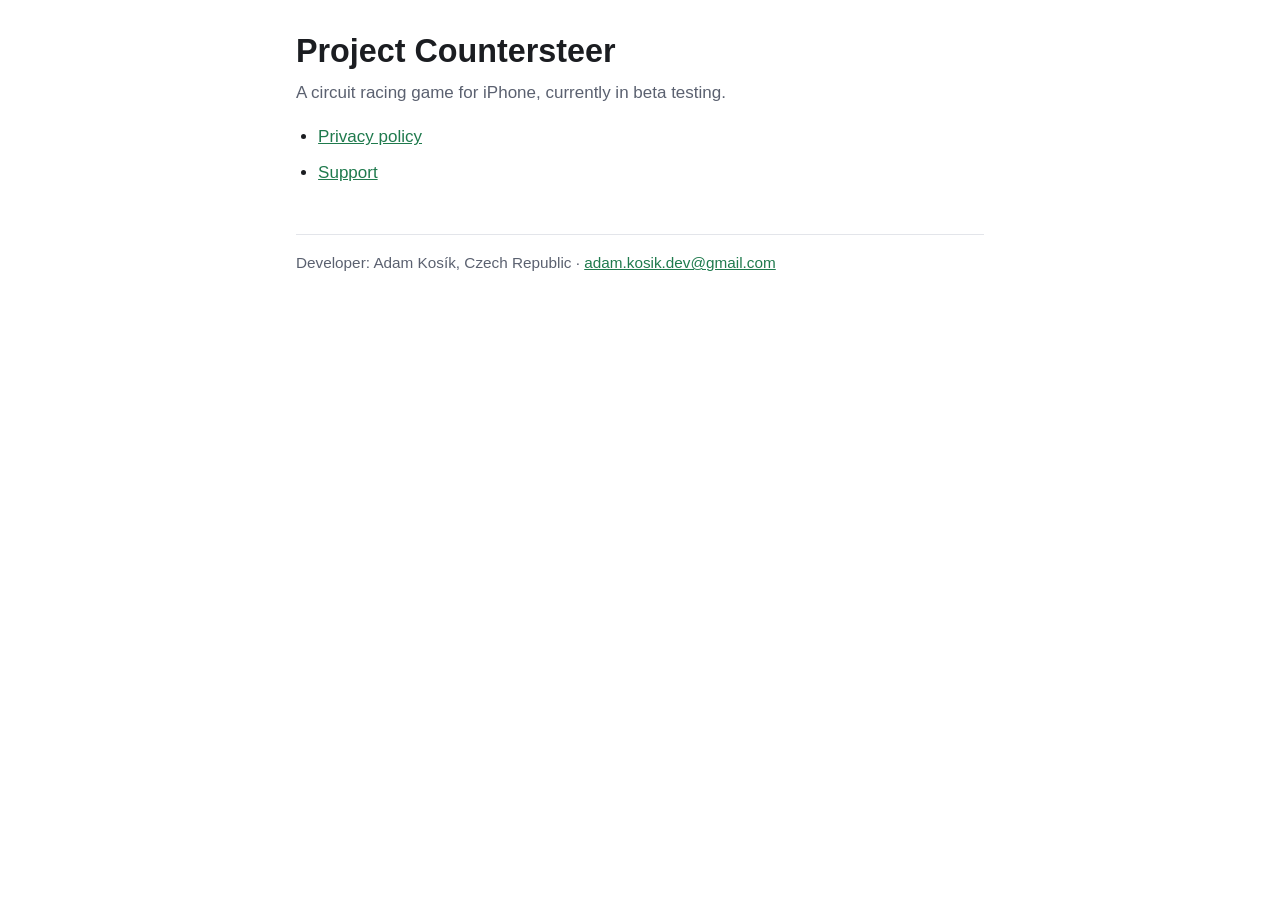
<file: index.html>
<!doctype html>
<html lang="en"><head><meta charset="utf-8"><meta name="viewport" content="width=device-width,initial-scale=1">
<meta name="color-scheme" content="light dark"><title>Project Countersteer</title><link rel="stylesheet" href="style.css"></head>
<body><main>
<h1>Project Countersteer</h1>
<p class="muted">A circuit racing game for iPhone, currently in beta testing.</p>
<ul>
<li><a href="privacy/">Privacy policy</a></li>
<li><a href="support/">Support</a></li>
</ul>
<footer>Developer: Adam Kosík, Czech Republic &middot; <a href="mailto:adam.kosik.dev@gmail.com">adam.kosik.dev@gmail.com</a></footer>
</main></body></html>
</file>
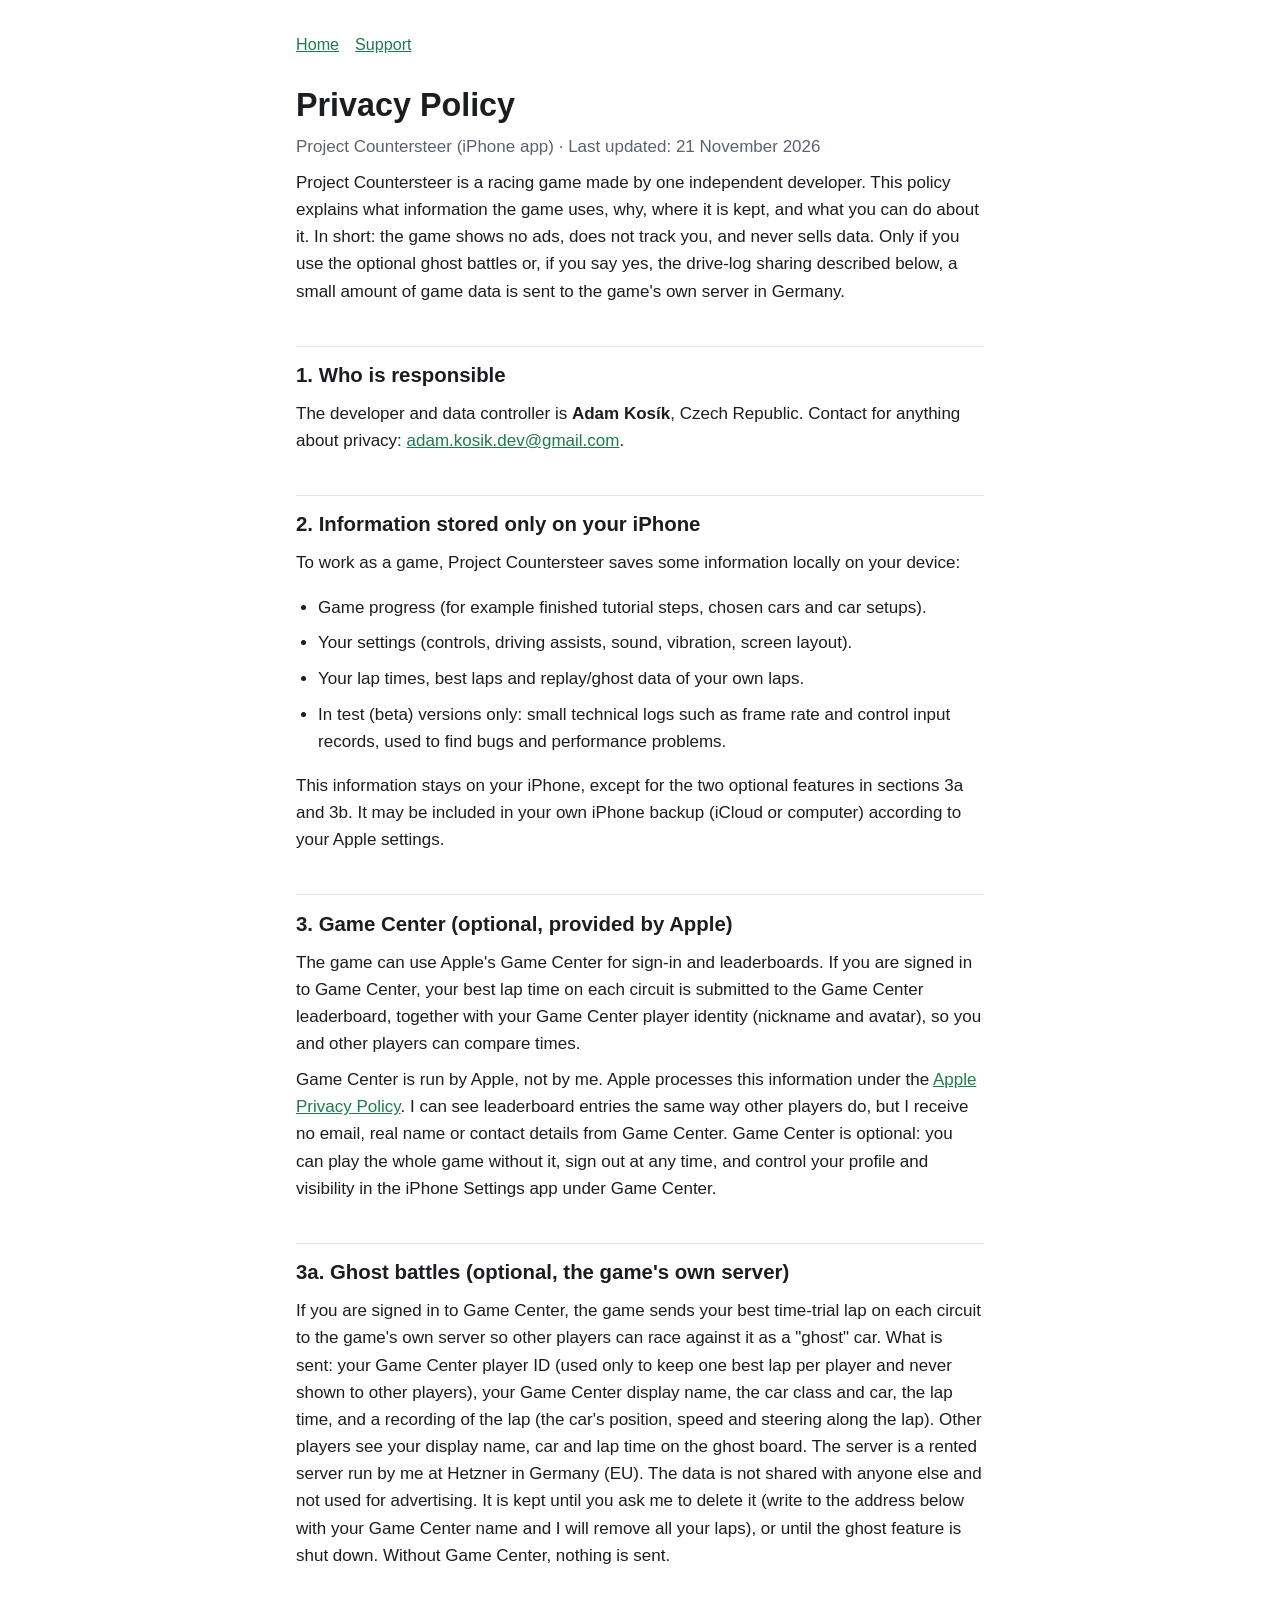
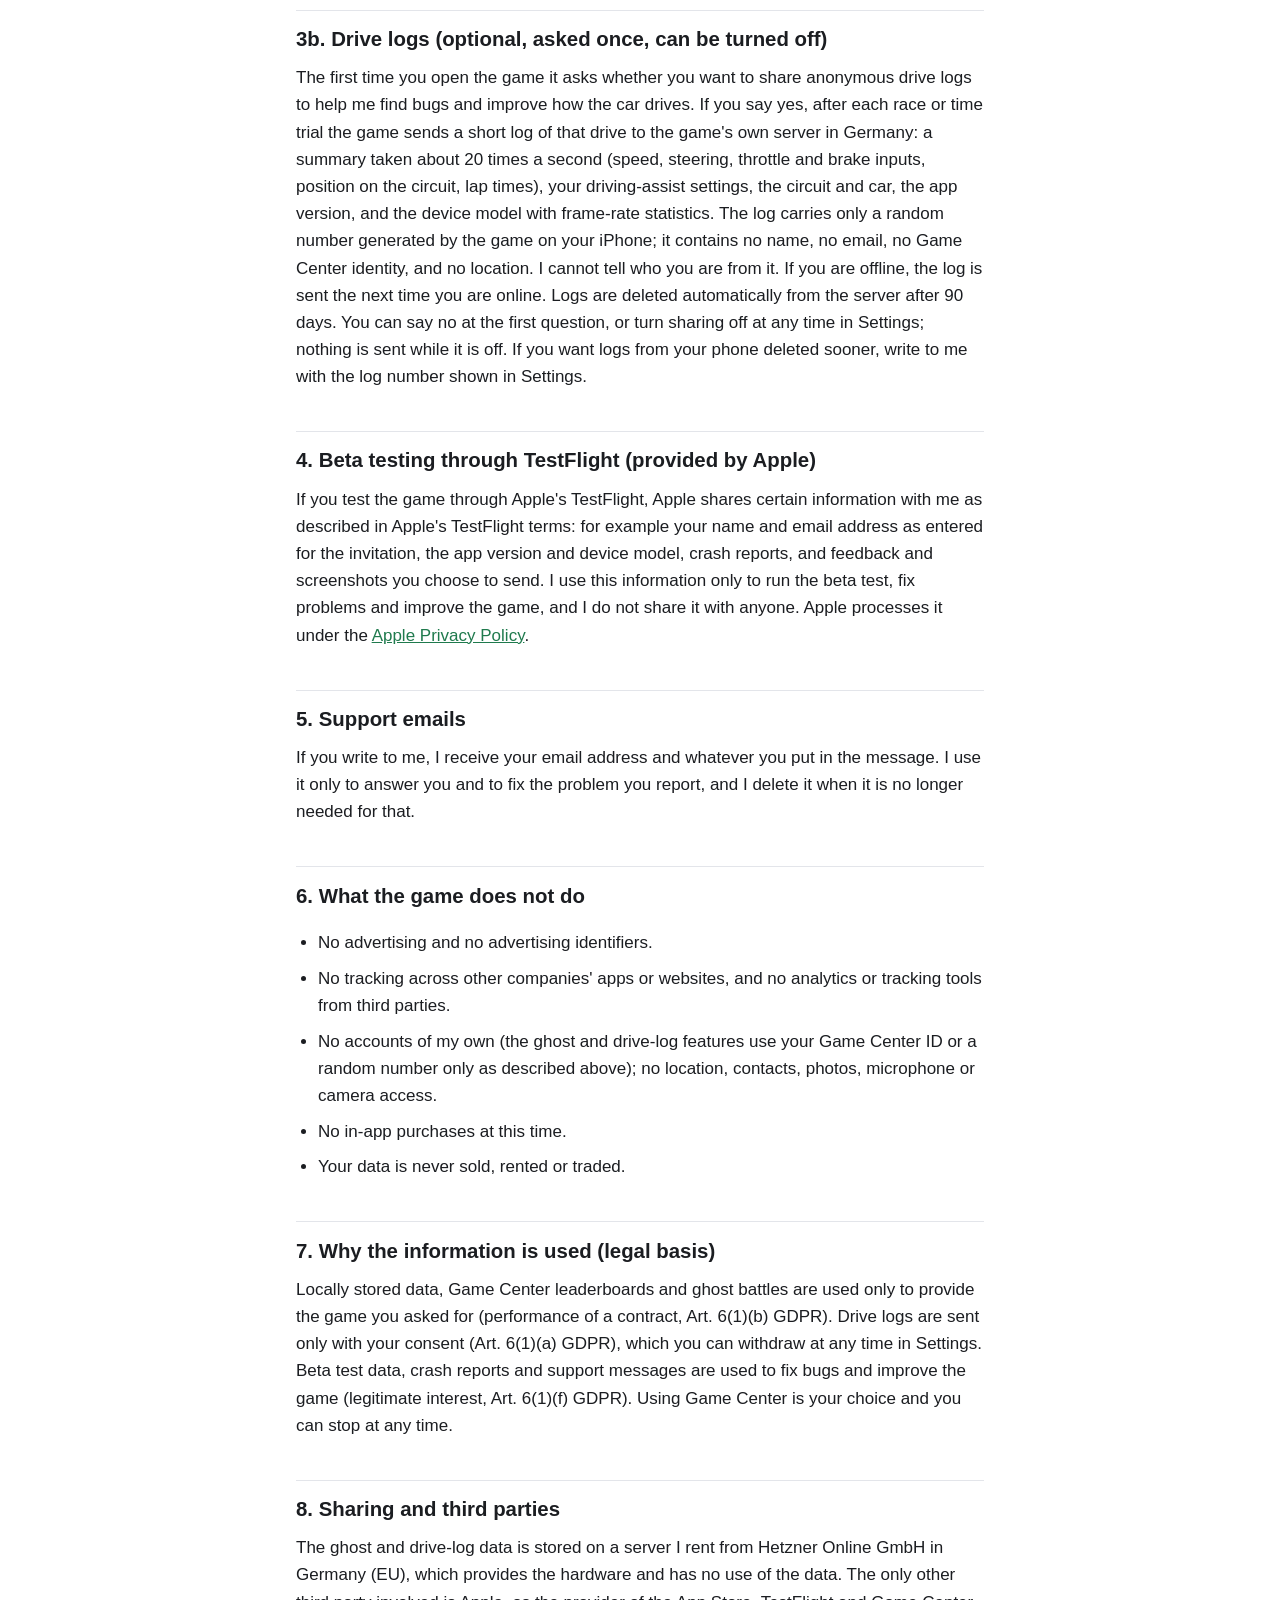
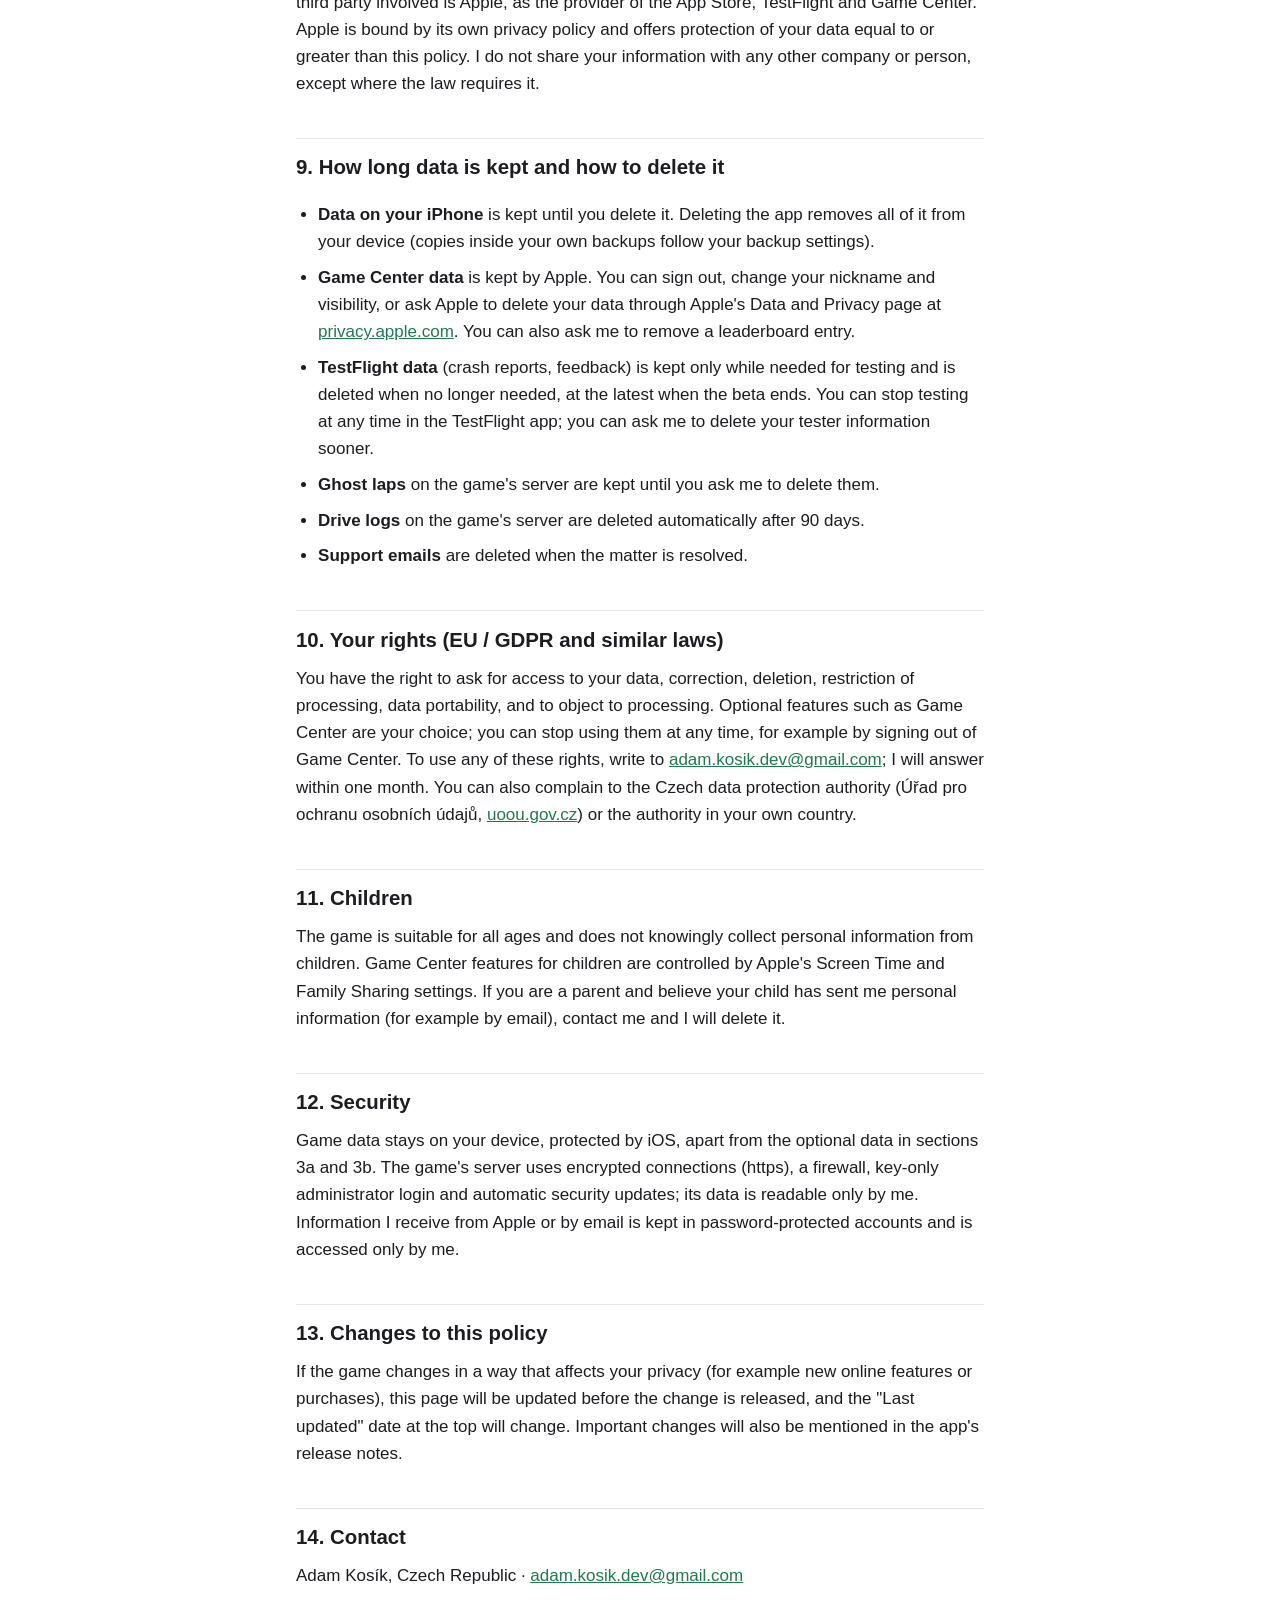
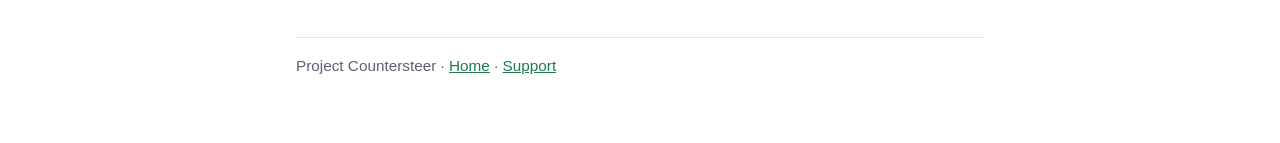
<file: privacy/index.html>
<!doctype html>
<html lang="en"><head><meta charset="utf-8"><meta name="viewport" content="width=device-width,initial-scale=1">
<meta name="color-scheme" content="light dark"><title>Privacy Policy – Project Countersteer</title><link rel="stylesheet" href="../style.css"></head>
<body><main>
<nav><a href="../">Home</a><a href="../support/">Support</a></nav>
<h1>Privacy Policy</h1>
<p class="muted">Project Countersteer (iPhone app) &middot; Last updated: 21 November 2026</p>

<p>Project Countersteer is a racing game made by one independent developer. This policy explains what information the game uses, why, where it is kept, and what you can do about it. In short: the game shows no ads, does not track you, and never sells data. Only if you use the optional ghost battles or, if you say yes, the drive-log sharing described below, a small amount of game data is sent to the game's own server in Germany.</p>

<h2>1. Who is responsible</h2>
<p>The developer and data controller is <strong>Adam Kosík</strong>, Czech Republic. Contact for anything about privacy: <a href="mailto:adam.kosik.dev@gmail.com">adam.kosik.dev@gmail.com</a>.</p>

<h2>2. Information stored only on your iPhone</h2>
<p>To work as a game, Project Countersteer saves some information locally on your device:</p>
<ul>
<li>Game progress (for example finished tutorial steps, chosen cars and car setups).</li>
<li>Your settings (controls, driving assists, sound, vibration, screen layout).</li>
<li>Your lap times, best laps and replay/ghost data of your own laps.</li>
<li>In test (beta) versions only: small technical logs such as frame rate and control input records, used to find bugs and performance problems.</li>
</ul>
<p>This information stays on your iPhone, except for the two optional features in sections 3a and 3b. It may be included in your own iPhone backup (iCloud or computer) according to your Apple settings.</p>

<h2>3. Game Center (optional, provided by Apple)</h2>
<p>The game can use Apple's Game Center for sign-in and leaderboards. If you are signed in to Game Center, your best lap time on each circuit is submitted to the Game Center leaderboard, together with your Game Center player identity (nickname and avatar), so you and other players can compare times.</p>
<p>Game Center is run by Apple, not by me. Apple processes this information under the <a href="https://www.apple.com/legal/privacy/">Apple Privacy Policy</a>. I can see leaderboard entries the same way other players do, but I receive no email, real name or contact details from Game Center. Game Center is optional: you can play the whole game without it, sign out at any time, and control your profile and visibility in the iPhone Settings app under Game Center.</p>

<h2>3a. Ghost battles (optional, the game's own server)</h2>
<p>If you are signed in to Game Center, the game sends your best time-trial lap on each circuit to the game's own server so other players can race against it as a "ghost" car. What is sent: your Game Center player ID (used only to keep one best lap per player and never shown to other players), your Game Center display name, the car class and car, the lap time, and a recording of the lap (the car's position, speed and steering along the lap). Other players see your display name, car and lap time on the ghost board. The server is a rented server run by me at Hetzner in Germany (EU). The data is not shared with anyone else and not used for advertising. It is kept until you ask me to delete it (write to the address below with your Game Center name and I will remove all your laps), or until the ghost feature is shut down. Without Game Center, nothing is sent.</p>

<h2>3b. Drive logs (optional, asked once, can be turned off)</h2>
<p>The first time you open the game it asks whether you want to share anonymous drive logs to help me find bugs and improve how the car drives. If you say yes, after each race or time trial the game sends a short log of that drive to the game's own server in Germany: a summary taken about 20 times a second (speed, steering, throttle and brake inputs, position on the circuit, lap times), your driving-assist settings, the circuit and car, the app version, and the device model with frame-rate statistics. The log carries only a random number generated by the game on your iPhone; it contains no name, no email, no Game Center identity, and no location. I cannot tell who you are from it. If you are offline, the log is sent the next time you are online. Logs are deleted automatically from the server after 90 days. You can say no at the first question, or turn sharing off at any time in Settings; nothing is sent while it is off. If you want logs from your phone deleted sooner, write to me with the log number shown in Settings.</p>

<h2>4. Beta testing through TestFlight (provided by Apple)</h2>
<p>If you test the game through Apple's TestFlight, Apple shares certain information with me as described in Apple's TestFlight terms: for example your name and email address as entered for the invitation, the app version and device model, crash reports, and feedback and screenshots you choose to send. I use this information only to run the beta test, fix problems and improve the game, and I do not share it with anyone. Apple processes it under the <a href="https://www.apple.com/legal/privacy/">Apple Privacy Policy</a>.</p>

<h2>5. Support emails</h2>
<p>If you write to me, I receive your email address and whatever you put in the message. I use it only to answer you and to fix the problem you report, and I delete it when it is no longer needed for that.</p>

<h2>6. What the game does not do</h2>
<ul>
<li>No advertising and no advertising identifiers.</li>
<li>No tracking across other companies' apps or websites, and no analytics or tracking tools from third parties.</li>
<li>No accounts of my own (the ghost and drive-log features use your Game Center ID or a random number only as described above); no location, contacts, photos, microphone or camera access.</li>
<li>No in-app purchases at this time.</li>
<li>Your data is never sold, rented or traded.</li>
</ul>

<h2>7. Why the information is used (legal basis)</h2>
<p>Locally stored data, Game Center leaderboards and ghost battles are used only to provide the game you asked for (performance of a contract, Art. 6(1)(b) GDPR). Drive logs are sent only with your consent (Art. 6(1)(a) GDPR), which you can withdraw at any time in Settings. Beta test data, crash reports and support messages are used to fix bugs and improve the game (legitimate interest, Art. 6(1)(f) GDPR). Using Game Center is your choice and you can stop at any time.</p>

<h2>8. Sharing and third parties</h2>
<p>The ghost and drive-log data is stored on a server I rent from Hetzner Online GmbH in Germany (EU), which provides the hardware and has no use of the data. The only other third party involved is Apple, as the provider of the App Store, TestFlight and Game Center. Apple is bound by its own privacy policy and offers protection of your data equal to or greater than this policy. I do not share your information with any other company or person, except where the law requires it.</p>

<h2>9. How long data is kept and how to delete it</h2>
<ul>
<li><strong>Data on your iPhone</strong> is kept until you delete it. Deleting the app removes all of it from your device (copies inside your own backups follow your backup settings).</li>
<li><strong>Game Center data</strong> is kept by Apple. You can sign out, change your nickname and visibility, or ask Apple to delete your data through Apple's Data and Privacy page at <a href="https://privacy.apple.com/">privacy.apple.com</a>. You can also ask me to remove a leaderboard entry.</li>
<li><strong>TestFlight data</strong> (crash reports, feedback) is kept only while needed for testing and is deleted when no longer needed, at the latest when the beta ends. You can stop testing at any time in the TestFlight app; you can ask me to delete your tester information sooner.</li>
<li><strong>Ghost laps</strong> on the game's server are kept until you ask me to delete them.</li>
<li><strong>Drive logs</strong> on the game's server are deleted automatically after 90 days.</li>
<li><strong>Support emails</strong> are deleted when the matter is resolved.</li>
</ul>

<h2>10. Your rights (EU / GDPR and similar laws)</h2>
<p>You have the right to ask for access to your data, correction, deletion, restriction of processing, data portability, and to object to processing. Optional features such as Game Center are your choice; you can stop using them at any time, for example by signing out of Game Center. To use any of these rights, write to <a href="mailto:adam.kosik.dev@gmail.com">adam.kosik.dev@gmail.com</a>; I will answer within one month. You can also complain to the Czech data protection authority (Úřad pro ochranu osobních údajů, <a href="https://uoou.gov.cz/en">uoou.gov.cz</a>) or the authority in your own country.</p>

<h2>11. Children</h2>
<p>The game is suitable for all ages and does not knowingly collect personal information from children. Game Center features for children are controlled by Apple's Screen Time and Family Sharing settings. If you are a parent and believe your child has sent me personal information (for example by email), contact me and I will delete it.</p>

<h2>12. Security</h2>
<p>Game data stays on your device, protected by iOS, apart from the optional data in sections 3a and 3b. The game's server uses encrypted connections (https), a firewall, key-only administrator login and automatic security updates; its data is readable only by me. Information I receive from Apple or by email is kept in password-protected accounts and is accessed only by me.</p>

<h2>13. Changes to this policy</h2>
<p>If the game changes in a way that affects your privacy (for example new online features or purchases), this page will be updated before the change is released, and the "Last updated" date at the top will change. Important changes will also be mentioned in the app's release notes.</p>

<h2>14. Contact</h2>
<p>Adam Kosík, Czech Republic &middot; <a href="mailto:adam.kosik.dev@gmail.com">adam.kosik.dev@gmail.com</a></p>

<footer>Project Countersteer &middot; <a href="../">Home</a> &middot; <a href="../support/">Support</a></footer>
</main></body></html>
</file>
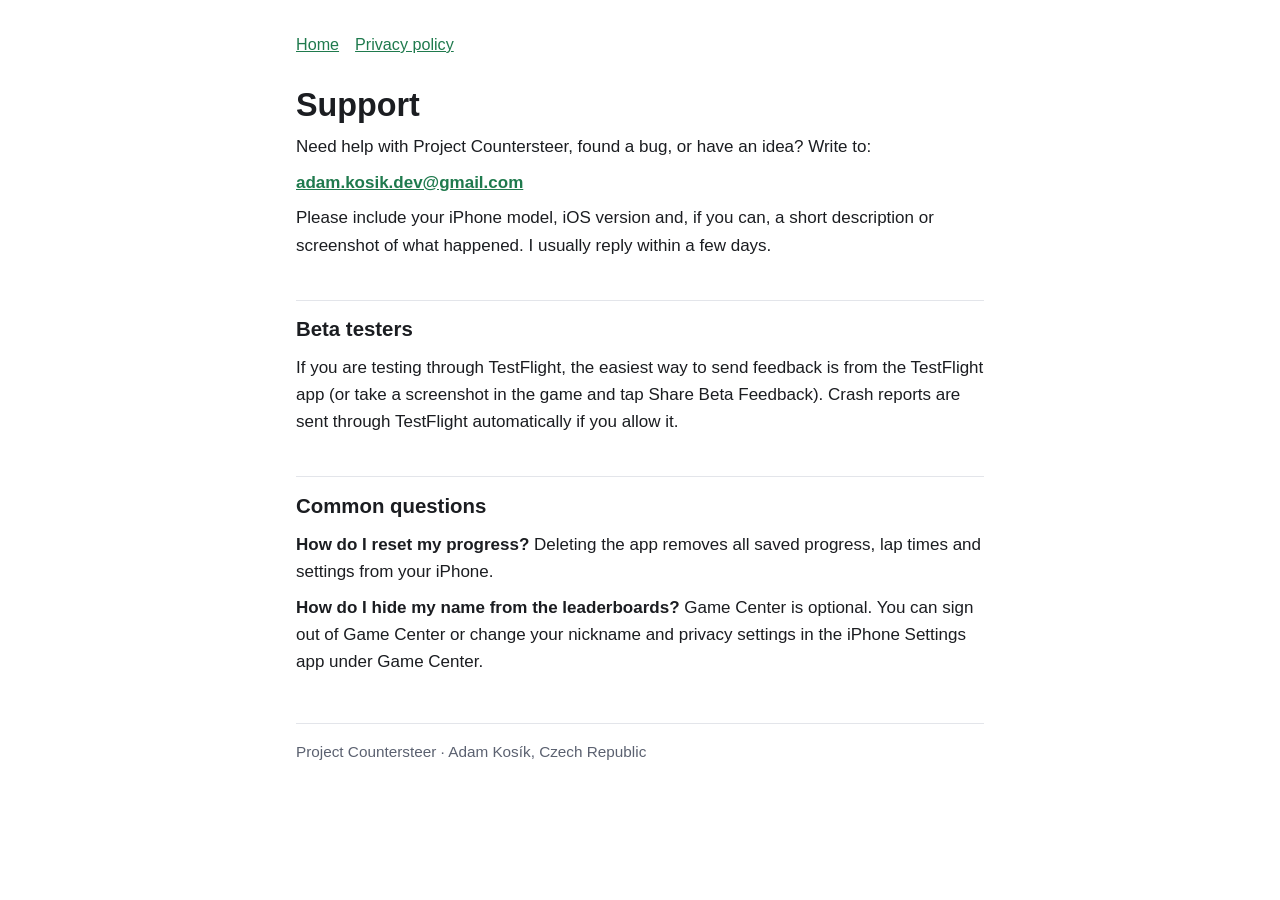
<file: support/index.html>
<!doctype html>
<html lang="en"><head><meta charset="utf-8"><meta name="viewport" content="width=device-width,initial-scale=1">
<meta name="color-scheme" content="light dark"><title>Support – Project Countersteer</title><link rel="stylesheet" href="../style.css"></head>
<body><main>
<nav><a href="../">Home</a><a href="../privacy/">Privacy policy</a></nav>
<h1>Support</h1>
<p>Need help with Project Countersteer, found a bug, or have an idea? Write to:</p>
<p><a href="mailto:adam.kosik.dev@gmail.com"><strong>adam.kosik.dev@gmail.com</strong></a></p>
<p>Please include your iPhone model, iOS version and, if you can, a short description or screenshot of what happened. I usually reply within a few days.</p>
<h2>Beta testers</h2>
<p>If you are testing through TestFlight, the easiest way to send feedback is from the TestFlight app (or take a screenshot in the game and tap Share Beta Feedback). Crash reports are sent through TestFlight automatically if you allow it.</p>
<h2>Common questions</h2>
<p><strong>How do I reset my progress?</strong> Deleting the app removes all saved progress, lap times and settings from your iPhone.</p>
<p><strong>How do I hide my name from the leaderboards?</strong> Game Center is optional. You can sign out of Game Center or change your nickname and privacy settings in the iPhone Settings app under Game Center.</p>
<footer>Project Countersteer &middot; Adam Kosík, Czech Republic</footer>
</main></body></html>
</file>
<file: style.css>
:root{--bg:#ffffff;--fg:#1b1d21;--muted:#5b6170;--line:#e3e5ea;--accent:#1f7a4d}
@media (prefers-color-scheme:dark){:root{--bg:#121417;--fg:#e9ebef;--muted:#a3a9b6;--line:#2a2e35;--accent:#5fd39a}}
*{box-sizing:border-box}
body{margin:0;background:var(--bg);color:var(--fg);font:17px/1.6 -apple-system,BlinkMacSystemFont,"Segoe UI",Roboto,Helvetica,Arial,sans-serif;-webkit-text-size-adjust:100%}
main{max-width:720px;margin:0 auto;padding:32px 16px 64px}
h1{font-size:1.9em;line-height:1.2;margin:0 0 .2em}
h2{font-size:1.2em;margin:2em 0 .4em;padding-top:.6em;border-top:1px solid var(--line)}
p,li{margin:.5em 0}
ul{padding-left:1.3em}
a{color:var(--accent)}
.muted{color:var(--muted)}
nav{font-size:.95em;margin-bottom:28px}
nav a{margin-right:16px}
footer{margin-top:48px;font-size:.9em;color:var(--muted);border-top:1px solid var(--line);padding-top:16px}
</file>
